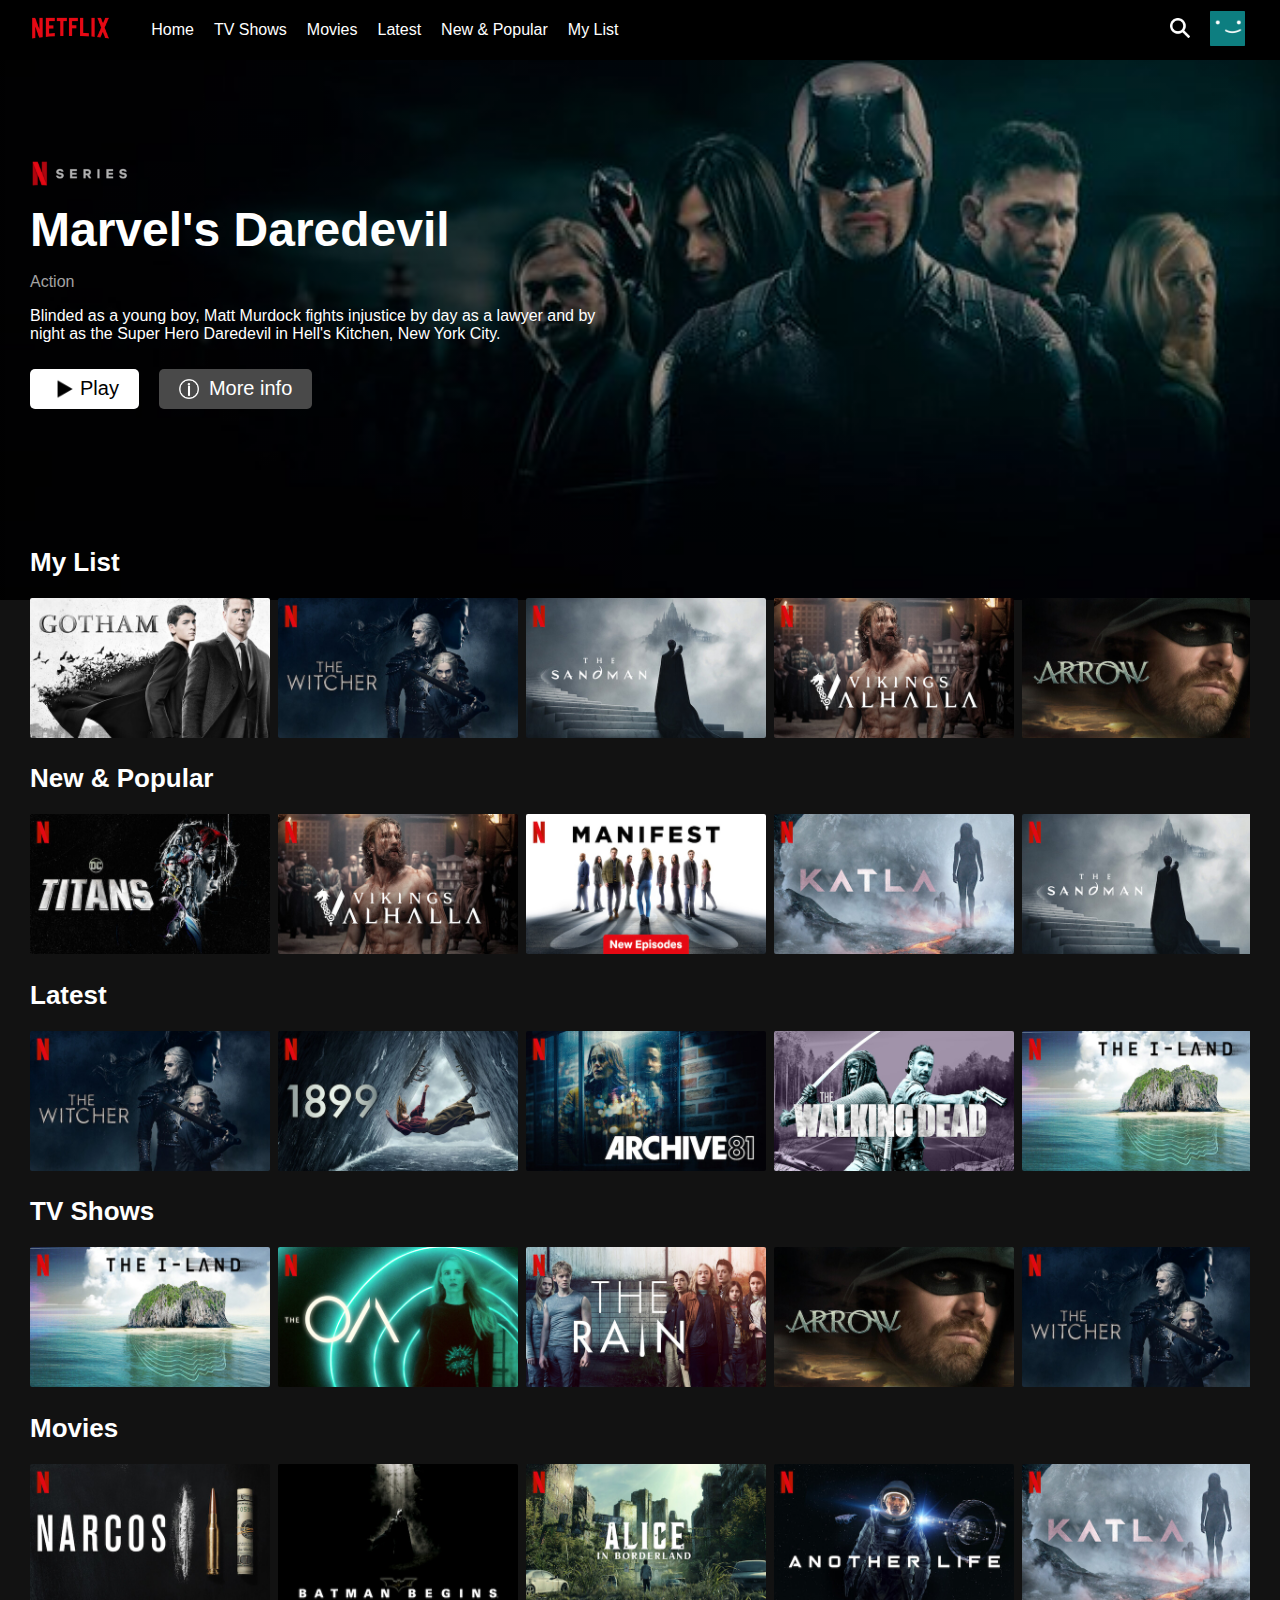
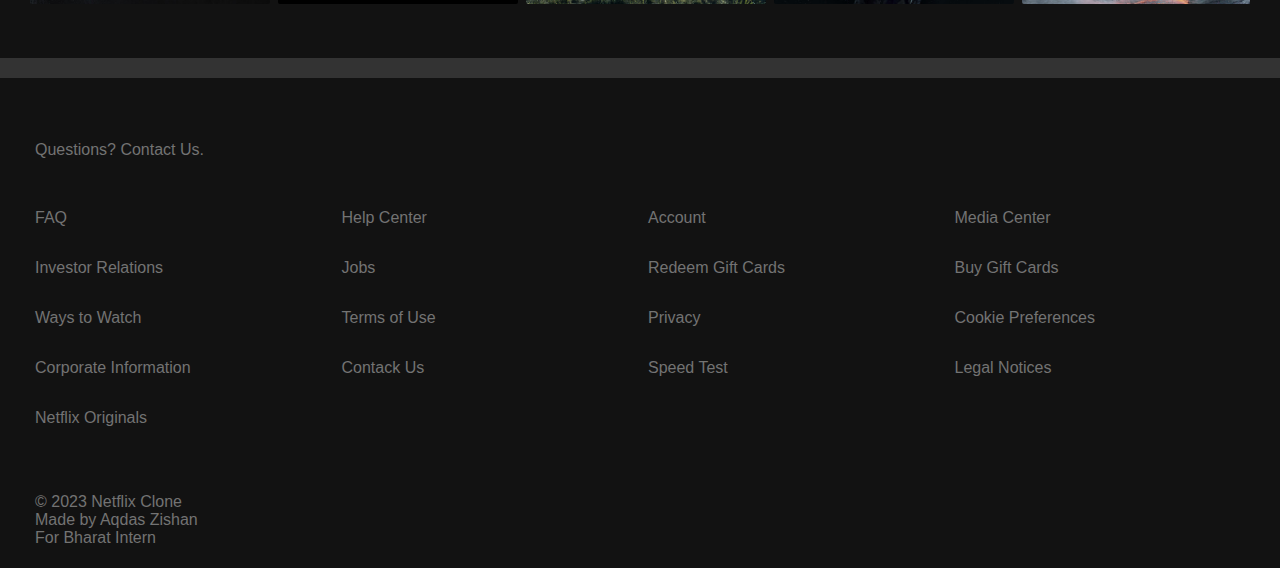
<file: Netflix Clone/index.html>
<!DOCTYPE html>
<html>
<head>
  <title>Netflix Homepage</title>
  <link rel="stylesheet" type="text/css" href="styles.css">
  <link rel="icon" type="image/png" href="Images/netflix-icon.png">
</head>
<body>
  <header>
    <nav>
      <div class="left-container">
        <div class="logo-container">
          <img src="Images/Netflix-logo.png" alt="Netflix Logo">
        </div>
        <ul>
          <li><a href="index.html">Home</a></li>
          <li><a href="#tv-shows">TV Shows</a></li>
          <li><a href="#movies">Movies</a></li>
          <li><a href="#latest">Latest</a></li>
          <li><a href="#new-popular">New & Popular</a></li>
          <li><a href="#my-list">My List</a></li>
        </ul>
      </div>
      <div class="right-container">
        <a href="#"><img id="search" src="Images/search-icon.png" alt="Search"></a>
        <a href="#"><img id="profile" src="Images/Netflix-avatar.png" alt="Profile"></a>
      </div>
    </nav>
  </header>

  <section class="main-container">

    <div class="main-content">
      <img src="Images/netflix-series.png" alt="Series">
      <h1>Marvel's Daredevil</h1>
      <p id="type">Action</p>
      <p>Blinded as a young boy, Matt Murdock fights injustice by day as a lawyer and by night as the Super Hero Daredevil in Hell's Kitchen, New York City.</p>
      <div class="button-container">
        <button id="play"><img src="Images/play.png" style="width:30px">Play</button>
        <button id="info"><img src="Images/info.png" style="width:20px">More info</button>
      </div>
    </div>
  </section>

  <section class="movies-container">
    <section class="my-list" id="my-list">
      <h2>My List</h2>
      <button class="scroll-button prev-button"><b>&lt;</b></button>
      <div class="card-list">
          <div class="card">
            <img src="Images/gotham.png">
          </div>
          <div class="card">
            <img src="Images/the-witcher.png">
          </div>
          <div class="card">
            <img src="Images/the-sandman.png">
          </div>
          <div class="card">
            <img src="Images/vikings-valhalla.png">
          </div>
          <div class="card">
            <img src="Images/arrow.png">
          </div>
          <div class="card">
            <img src="Images/batman-begins.png">
          </div>
          <div class="card">
            <img src="Images/titans.png">
          </div>
      </div>
      <button class="scroll-button next-button"><b>&gt;</b></button>
    </section>    

    <section class="new-popular" id="new-popular">
      <h2>New & Popular</h2>
      <button class="scroll-button prev-button"><b>&lt;</b></button>
      <div class="card-list">
        <div class="card">
          <img src="Images/titans.png">
        </div>
        <div class="card">
          <img src="Images/vikings-valhalla.png">
        </div>
        <div class="card">
          <img src="Images/manifest.png">
        </div>
        <div class="card">
          <img src="Images/katla.png">
        </div>
        <div class="card">
          <img src="Images/the-sandman.png">
        </div>
        <div class="card">
          <img src="Images/time-trap.png">
        </div>
        <div class="card">
          <img src="Images/sense8.png">
        </div>
      </div>
      <button class="scroll-button next-button"><b>&gt;</b></button>
    </section>

    <section class="latest" id="latest">
      <h2>Latest</h2>
      <button class="scroll-button prev-button"><b>&lt;</b></button>
      <div class="card-list">
          <div class="card">
            <img src="Images/the-witcher.png">
          </div>
          <div class="card">
            <img src="Images/1899.png">
          </div>
          <div class="card">
            <img src="Images/archive81.png">
          </div>
          <div class="card">
            <img src="Images/the-walking-dead.png">
          </div>
          <div class="card">
            <img src="Images/the-i-land.png">
          </div>
          <div class="card">
            <img src="Images/vikings-valhalla.png">
          </div>
          <div class="card">
            <img src="Images/another-life.png">
          </div>
      </div>
      <button class="scroll-button next-button"><b>&gt;</b></button>
    </section>

    <section class="tv-shows" id="tv-shows">
      <h2>TV Shows</h2>
      <button class="scroll-button prev-button"><b>&lt;</b></button>
      <div class="card-list">
        <div class="card">
          <img src="Images/the-i-land.png">
        </div>
        <div class="card">
          <img src="Images/the-oa.png">
        </div>
        <div class="card">
          <img src="Images/the-rain.png">
        </div>
        <div class="card">
          <img src="Images/arrow.png">
        </div>
        <div class="card">
          <img src="Images/the-witcher.png">
        </div>
        <div class="card">
          <img src="Images/vikings.png">
        </div>
        <div class="card">
          <img src="Images/vikings-valhalla.png">
        </div>
      </div>
      <button class="scroll-button next-button"><b>&gt;</b></button>
    </section>

    <section class="movies" id="movies">
      <h2>Movies</h2>
      <button class="scroll-button prev-button"><b>&lt;</b></button>
      <div class="card-list">
        <div class="card">
          <img src="Images/narcos.png">
        </div>
        <div class="card">
          <img src="Images/batman-begins.png">
        </div>
        <div class="card">
          <img src="Images/alice-in-borderland.png">
        </div>
        <div class="card">
          <img src="Images/another-life.png">
        </div>
        <div class="card">
          <img src="Images/katla.png">
        </div>
        <div class="card">
          <img src="Images/travelers.png">
        </div>
        <div class="card">
          <img src="Images/black-mirror.png">
        </div>
      </div>
      <button class="scroll-button next-button"><b>&gt;</b></button>
    </section>
  </section>
  <hr size="20px" color="#333333">
  <footer>
    <div class="footer-container">
      <p>Questions? Contact Us.</p>
      <div class="footer-links">
        <a href="#">FAQ</a>
        <a href="#">Help Center</a>
        <a href="#">Account</a>
        <a href="#">Media Center</a>
        <a href="#">Investor Relations</a>
        <a href="#">Jobs</a>
        <a href="#">Redeem Gift Cards</a>
        <a href="#">Buy Gift Cards</a>
        <a href="#">Ways to Watch</a>
        <a href="#">Terms of Use</a>
        <a href="#">Privacy</a>
        <a href="#">Cookie Preferences</a>
        <a href="#">Corporate Information</a>
        <a href="#">Contack Us</a>
        <a href="#">Speed Test</a>
        <a href="#">Legal Notices</a>
        <a href="#">Netflix Originals</a>
      </div>
      <p>
        &copy; 2023 Netflix Clone
        <br> Made by Aqdas Zishan
        <br> For Bharat Intern
      </p>
    </div>
  </footer>

  <script src="index.js"></script>
</body>
</html>
</file>
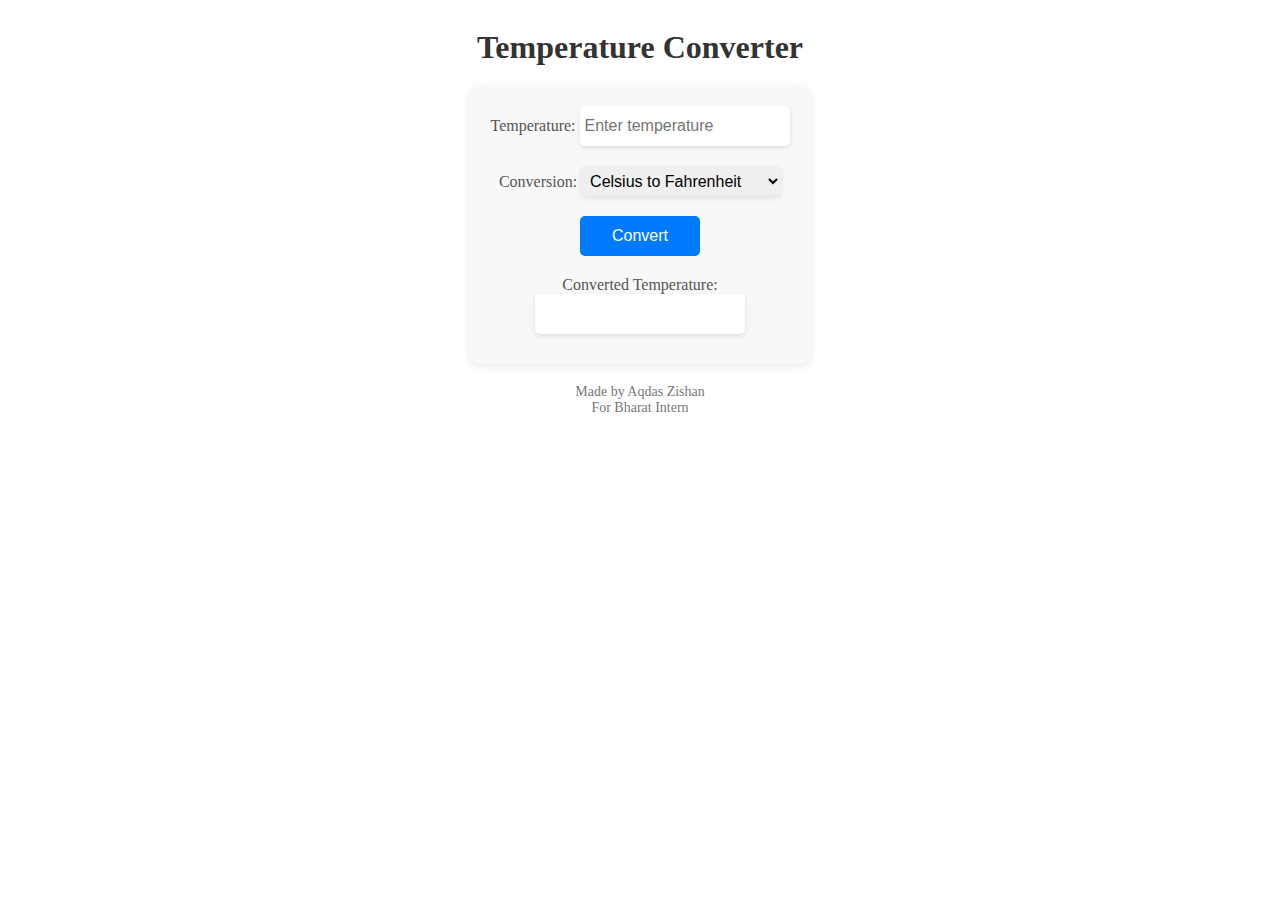
<file: Temp Converter/index.html>
<!DOCTYPE html>
<html>
<head>
  <title>Temperature Converter</title>
  <link rel="stylesheet" type="text/css" href="styles.css">
</head>
<body>
  <div class="container">
    <h1>Temperature Converter</h1>
    <div class="form-container">
      <div class="input-group">
        <label for="temperature-input">Temperature:</label>
        <input type="number" id="temperature-input" placeholder="Enter temperature">
      </div>
      <div class="input-group">
        <label for="conversion-type">Conversion:</label>
        <select id="conversion-type">
          <option value="celsius-to-fahrenheit">Celsius to Fahrenheit</option>
          <option value="fahrenheit-to-celsius">Fahrenheit to Celsius</option>
        </select>
      </div>
      <button id="convert-button">Convert</button>
      <div class="result-container">
        <label for="converted-temperature">Converted Temperature:</label>
        <input type="number" id="converted-temperature" readonly>
      </div>
      <div id="error-message" class="error-message"></div>
    </div>
  </div>

  <footer>
    Made by Aqdas Zishan <br> For Bharat Intern  
  </footer>

  <script src="script.js"></script>
</body>
</html>
</file>
<file: Netflix Clone/styles.css>
body {
  position: relative;
  font-family: Netflix Sans,Helvetica Neue,sans-serif;
  color: #fff;
  background-color: rgb(18,18,18);
  margin: 0;
  padding: 0;
  box-sizing: border-box;
  overflow-x: hidden;
}


/*Header Style*/

header {
  position: fixed;
  width: 100%;
  background-color: #000;
  padding: 5px 30px;
}

nav {
  display: flex;
  align-items: center;
  justify-content: space-between;
}

.left-container{
  display: flex;
  align-items: center;
}

.logo-container img {
  height: 26px;
} 

.left-container ul{
  display: flex;
  white-space: nowrap;
  list-style: none;
}

.left-container ul li a {
  color: #fff;
  text-decoration: none;
  margin-right: 20px;
}

.right-container{
  display: flex;
  align-items: center;
  margin-right: 65px;
}

.right-container #search {
  height: 20px;
}

.right-container #profile {
  height: 35px;
  border-radius: 2%;
  margin-left: 20px;
}


/*Main-container Style*/

.main-container {
  background-image: linear-gradient(to right, rgba(0, 0, 0, 0.5), transparent), url('Images/daredevil.png');
  background-size: cover;
  background-position: center;
  width: 100%;
  height: 600px;
  display: flex;
}

.main-content {
  align-items: left;
  max-width: 600px;
  margin-left: 30px;
  color: #fff;
  margin-top: 150px;
}

.main-content img{
  width: 100px;
}

.main-content h1 {
  font-size: 48px;
  margin: auto;
}

#type{
  color: #a3a3a3;
  font-size: 16px;
}

.button-container{
  display: flex;
  padding-top: 10px;
  gap: 20px;
}

button {
  display: flex;
  align-items: center;
  font-size: 20px;
  padding: 5px 20px;
  border: none;
  border-radius: 5px;
  cursor: pointer;
}

.button-container #play{
  background-color: #fff;
}

.button-container #info{
  color: #fff;
  background-color: rgb(73,73,73);
  gap: 10px;
}


/*Movies-Container Style*/

.movies-container{
  margin-top: -75px;
  padding: 0px 30px;
}

.movies-container h2 {
  font-size: 26px;
  margin-bottom: 20px;
}

.card-list {
  display: flex;
  align-items: center;
  overflow: hidden;
  scroll-behavior: smooth;
  -webkit-overflow-scrolling: touch;
}

.card {
  margin-right: 8px;
}

.card img {
  width: 240px;
  height: 140px;
  border-radius: 2px;
}

.card:hover {
  cursor: pointer;
  border-radius: 2px;
}

.scroll-button {
  position: absolute;
  transform: translateY(-50%);
  background: none;
  border: none;
  color: #f00;
  font-size: 26px;
  height: 140px;
  cursor: pointer;
  opacity: 0;
}

.prev-button {
  left: 0px;
  margin-top: 70px;
}

.next-button {
  right: 0px;
  margin-top: -74px;
}

.prev-button:hover, .next-button:hover {
  opacity: 1;
}

body hr {
  margin-top: 50px;
}

footer {
  display: flex;
  margin: 0px 30px;
  padding: 5px;
  color: #737373;
}

footer p{
  margin-top: 50px;
}

.footer-links {
  display: flex;
  flex-wrap: wrap;
  justify-content: space-between;
  gap: 1rem;
  margin-top: 50px;
}

.footer-links a {
  flex: 1;
  min-width: calc(25% - 1rem);
  margin-bottom: 1rem;
  color: #737373;
  text-decoration: none;
  word-spacing: 0px;
}

.footer-links a:hover{
  text-decoration: underline;
}

@media (max-width: 768px) {
  .footer-links a {
    min-width: calc(50% - 1rem);
  }
}

@media (max-width: 480px) {
  .footer-links a {
    min-width: 100%;
  }
}
</file>
<file: Temp Converter/styles.css>
.container {
  display: flex;
  flex-direction: column;
  align-items: center;
  justify-content: center;
}

h1 {
  font-size: 32px;
  margin-bottom: 20px;
  color: #333;
}

.form-container {
  display: flex;
  flex-direction: column;
  align-items: center;
  padding: 20px;
  background-color: #f8f8f8;
  border-radius: 10px;
  box-shadow: 0px 2px 10px rgba(0, 0, 0, 0.1);
}

.input-group {
  margin-bottom: 20px;
}

label {
  font-size: 16px;
  color: #555;
}

input, select {
  width: 200px;
  height: 30px;
  padding: 5px;
  font-size: 16px;
  border: none;
  border-radius: 5px;
  box-shadow: 0px 2px 5px rgba(0, 0, 0, 0.1);
}

button {
  width: 120px;
  height: 40px;
  background-color: #007bff;
  color: #fff;
  border: none;
  border-radius: 5px;
  font-size: 16px;
  cursor: pointer;
  transition: background-color 0.3s;
}

button:hover {
  background-color: #0056b3;
}

.result-container {
  margin-top: 20px;
  display: flex;
  flex-direction: column;
  align-items: center;
}

.error-message {
  color: #ff5050;
  font-size: 14px;
  margin-top: 10px;
}

footer {
  text-align: center;
  font-size: 14px;
  color: #777;
  margin-top: 20px;
}
</file>
